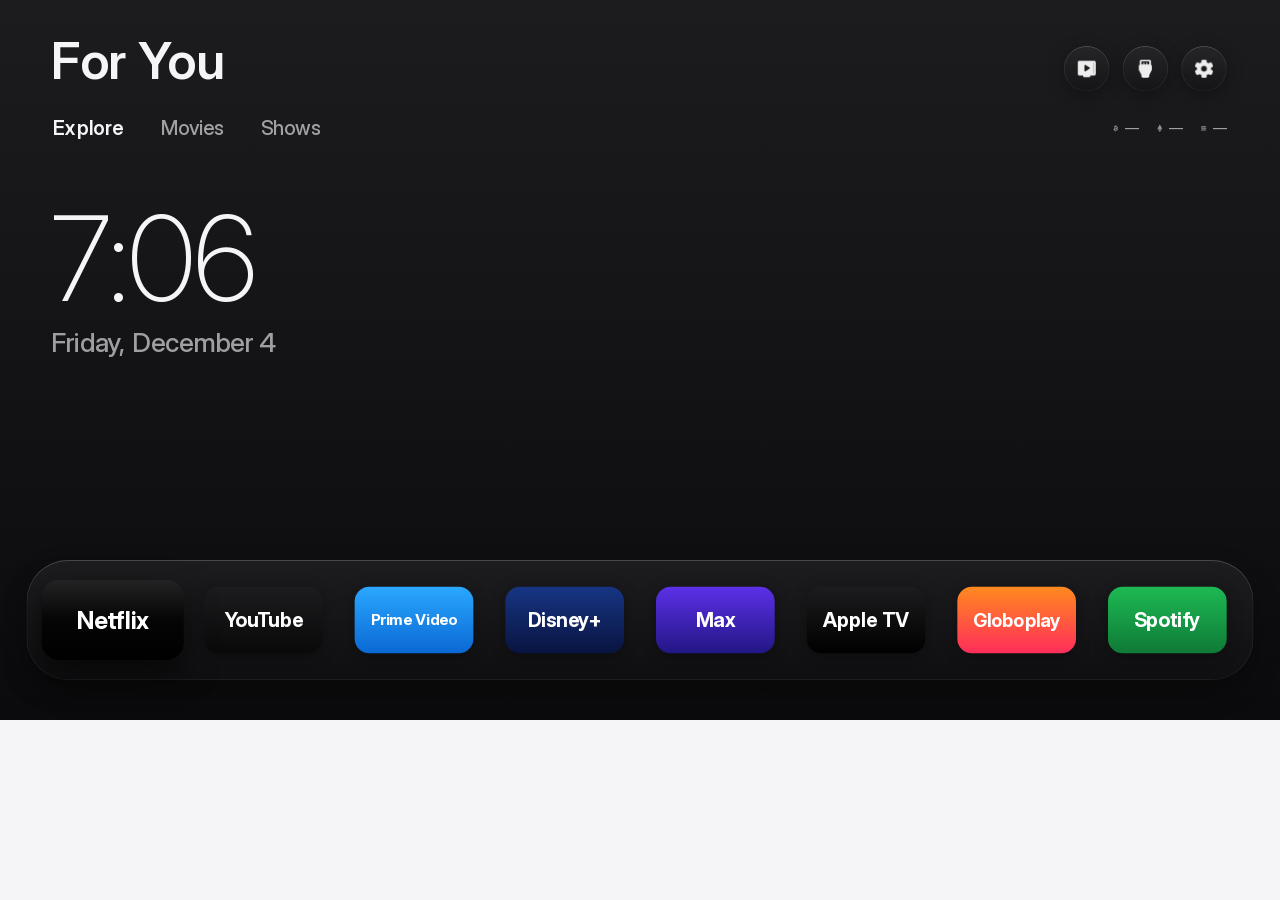
<file: index.html>
<!doctype html>
<html lang="en">
<head>
<meta charset="utf-8">
<meta name="viewport" content="width=1920, height=1080">
<title>Free My TV</title>
<link rel="stylesheet" href="home.css">
</head>
<body>
<script>
  // The look the home screen last had, before anything is drawn, so a night start doesn't flash the day one first.
  try {
    if (localStorage.getItem('fmtv.night') === 'true') {
      document.documentElement.style.background = '#0B0B0D';
      document.body.className = 'night';
    }
  } catch (e) {}
</script>
<div id="stage">
  <div id="sky" class="layer">
    <div class="grad day"></div>
    <div class="grad night"></div>
    <canvas id="bgA" width="48" height="27"></canvas>
    <canvas id="bgB" width="48" height="27"></canvas>
    <div class="veil"></div>
    <div class="lift"></div>
  </div>
  <div id="home" class="layer">
    <div id="top" class="layer">
      <h1 id="title"></h1>
      <div id="tabs"></div>
      <div id="quotes"></div>
      <div id="buttons"></div>
      <div id="cards"></div>
      <div id="clock"><span class="time"></span><span class="date"></span></div>
    </div>
    <div id="platter"></div>
    <div id="tiles"></div>
  </div>
  <div id="drawer" class="layer"></div>
  <div id="apps" class="layer sheet"><h2></h2><div class="grid"></div></div>
  <div id="settings" class="layer sheet"><div class="box"></div></div>
  <div id="shelfedit" class="layer sheet"><div class="box"></div></div>
  <div id="langpick" class="layer sheet"><div class="box"></div></div>
  <div id="citypick" class="layer sheet"><div class="box"></div></div>
  <div id="about" class="layer sheet"><div class="box"></div></div>
  <div id="saver" class="layer"></div>
  <div id="toast"></div>
</div>
<script src="config.js"></script>
<script src="coins.js"></script>
<script src="i18n.js"></script>
<script src="strings.js"></script>
<script src="tv.js"></script>
<script src="zones.js"></script>
<script src="data.js"></script>
<script src="home.js"></script>
</body>
</html>
</file>
<file: home.css>
/*
 * The home screen on a 1920 × 1080 stage, with the Android app's measurements (HomeView): the title and tabs at the top
 * left, icon-only glass buttons at the top right, three picks, and the glass shelf at the bottom; ↓ on the shelf opens
 * the drawer (inputs, shortcuts, weather, prices). Light by day, dark from sunset to sunrise.
 * No CSS variables, grid or backdrop-filter: older LG TVs (webOS 3 and 4) don't have them, and blur is too heavy for
 * their GPUs. Only transform and opacity animate.
 */
@font-face {
  font-family: 'Inter';
  src: url('fonts/InterVariable.ttf') format('truetype');
  font-weight: 100 900;
}

html, body {
  margin: 0;
  padding: 0;
  width: 100%;
  height: 100%;
  overflow: hidden;
  background: #F5F5F7;
}

body {
  font-family: 'Inter', 'LG Smart UI', 'Helvetica Neue', Arial, sans-serif;
  color: #1D1D1F;
  -webkit-font-smoothing: antialiased;
  cursor: default;
}

button { font: inherit; color: inherit; background: none; border: 0; padding: 0; margin: 0; outline: none; }

#stage {
  position: absolute;
  left: 0;
  top: 0;
  width: 1920px;
  height: 1080px;
  overflow: hidden;
  -webkit-transform-origin: 0 0;
  transform-origin: 0 0;
}

.layer { position: absolute; left: 0; top: 0; width: 1920px; height: 1080px; }

/* Symbols: Material Symbols as white PNGs, tinted by the background color. */
.sym {
  display: inline-block;
  -webkit-mask-size: contain;
  -webkit-mask-repeat: no-repeat;
  -webkit-mask-position: center;
  background-color: currentColor;
}

/* MARK: - Background: the first pick's photo, very blurred and almost white (almost black at night). */

#sky { background: #EBEBEF; }
#sky .grad { position: absolute; left: 0; top: 0; width: 100%; height: 100%; -webkit-transition: opacity 2s; transition: opacity 2s; }
#sky .day { background: -webkit-linear-gradient(top, #F5F5F7, #E2E2E7); background: linear-gradient(#F5F5F7, #E2E2E7); }
#sky .night { background: -webkit-linear-gradient(top, #1C1C1E, #0B0B0D); background: linear-gradient(#1C1C1E, #0B0B0D); opacity: 0; }
#sky canvas { position: absolute; left: -4%; top: -4%; width: 108%; height: 108%; opacity: 0; -webkit-transition: opacity 0.8s; transition: opacity 0.8s; }
#sky canvas.on { opacity: 1; }
#sky .veil { position: absolute; left: 0; top: 0; width: 100%; height: 100%; background: rgba(245, 245, 247, 0.74); -webkit-transition: background-color 2s; transition: background-color 2s; }
#sky .lift { position: absolute; left: 0; top: 0; width: 100%; height: 100%; background: #FFF; opacity: 0; -webkit-transition: opacity 0.45s, background-color 2s; transition: opacity 0.45s, background-color 2s; }
.night #sky .day { opacity: 0; }
.night #sky .night { opacity: 1; }
.night #sky .veil { background: rgba(11, 11, 13, 0.78); }
.night #sky .lift { background: #000; }
.drawer-open #sky .lift { opacity: 0.32; }
.night.drawer-open #sky .lift { opacity: 0.42; }

/* MARK: - Moving parts: the top fades and everything rises when the drawer opens. */

/* Each part is its own stack, so a focused tile (z-index) never shows over the drawer, a sheet or the screensaver. */
#home { z-index: 1; }
#drawer { z-index: 2; }
.sheet { z-index: 3; }
#saver { z-index: 4; }

#home, #drawer {
  -webkit-transition: -webkit-transform 0.38s cubic-bezier(0.32, 0.72, 0.2, 1), opacity 0.28s;
  transition: transform 0.38s cubic-bezier(0.32, 0.72, 0.2, 1), opacity 0.28s;
}
.drawer-open #home { -webkit-transform: translateY(-560px); transform: translateY(-560px); }
#top { -webkit-transition: opacity 0.2s; transition: opacity 0.2s; }
.drawer-open #top { opacity: 0; }
#drawer { -webkit-transform: translateY(560px); transform: translateY(560px); opacity: 0; }
.drawer-open #drawer { -webkit-transform: none; transform: none; opacity: 1; }
/* Closed, it still spans the screen below the shelf: only its keys take the pointer, and only when it's open. */
#drawer { pointer-events: none; }
.drawer-open #drawer .key { pointer-events: auto; }

/* MARK: - Title and tabs */

#title {
  position: absolute;
  left: 76px;
  top: 52px;
  margin: 0;
  font-size: 76px;
  font-weight: 600;
  letter-spacing: 0.004em;
  line-height: 1;
  white-space: nowrap;
  color: #1D1D1F;
  -webkit-transition: color 2s;
  transition: color 2s;
}

#tabs { position: absolute; left: 54px; top: 158px; height: 68px; white-space: nowrap; }
.tab {
  position: relative;
  display: inline-block;
  height: 68px;
  padding: 0 26px;
  margin-right: 4px;
  border-radius: 34px;
  font-size: 30px;
  font-weight: 500;
  line-height: 68px;
  color: #6E6E73;
  -webkit-transition: -webkit-transform 0.2s cubic-bezier(0.2, 0.9, 0.3, 1.2), background-color 0.17s, box-shadow 0.2s, color 0.17s;
  transition: transform 0.2s cubic-bezier(0.2, 0.9, 0.3, 1.2), background-color 0.17s, box-shadow 0.2s, color 0.17s;
}
.tab.on { font-weight: 600; color: #1D1D1F; }
.tab.focus {
  background: #FFF;
  color: #1D1D1F;
  -webkit-transform: scale(1.05);
  transform: scale(1.05);
  box-shadow: 0 8px 26px rgba(0, 0, 0, 0.22);
}
.night #title, .night .tab.on { color: #F5F5F7; }
.night .tab { color: rgba(245, 245, 247, 0.62); }
.night .tab.focus { color: #1D1D1F; box-shadow: 0 8px 26px rgba(0, 0, 0, 0.4); }

/* Crypto quotes at the right end of the tab row: a quiet detail. */
#quotes {
  position: absolute;
  right: 80px;
  top: 178px;
  height: 28px;
  font-size: 21px;
  line-height: 28px;
  color: #8E8E93;
  white-space: nowrap;
  -webkit-transition: opacity 0.17s;
  transition: opacity 0.17s;
  -webkit-font-feature-settings: 'tnum';
  font-feature-settings: 'tnum';
}
#quotes .q { display: inline-block; margin-left: 24px; }
#quotes svg { width: 15px; height: 15px; vertical-align: -1px; margin-right: 6px; fill: rgba(142, 142, 147, 0.7); }
#quotes.hide { opacity: 0; }
.night #quotes { color: rgba(245, 245, 247, 0.62); }
.night #quotes svg { fill: rgba(245, 245, 247, 0.55); }

/* Live TV, HDMI Inputs and Settings: glass circles; the focused one turns white, with its name below. */
.round {
  position: absolute;
  top: 69px;
  width: 68px;
  height: 68px;
  border-radius: 34px;
  background: -webkit-linear-gradient(top, rgba(255, 255, 255, 0.78), rgba(255, 255, 255, 0.5));
  background: linear-gradient(rgba(255, 255, 255, 0.78), rgba(255, 255, 255, 0.5));
  box-shadow: 0 6px 26px rgba(0, 0, 0, 0.1), inset 0 1px 0 rgba(255, 255, 255, 0.9), inset 0 0 0 1px rgba(255, 255, 255, 0.5);
  color: #1D1D1F;
  -webkit-transition: -webkit-transform 0.2s cubic-bezier(0.2, 0.9, 0.3, 1.2), box-shadow 0.2s, background-color 0.17s;
  transition: transform 0.2s cubic-bezier(0.2, 0.9, 0.3, 1.2), box-shadow 0.2s, background-color 0.17s;
}
.round .sym { position: absolute; left: 20px; top: 20px; width: 28px; height: 28px; }
.round.focus { background: #FFF; -webkit-transform: scale(1.1); transform: scale(1.1); box-shadow: 0 14px 30px rgba(0, 0, 0, 0.24); }
.round .tip {
  position: absolute;
  top: 88px;
  left: 50%;
  width: 300px;
  margin-left: -150px;
  text-align: center;
  font-size: 23px;
  font-weight: 600;
  white-space: nowrap;
  opacity: 0;
  -webkit-transition: opacity 0.14s;
  transition: opacity 0.14s;
}
.round.last .tip { left: auto; right: -10px; margin-left: 0; text-align: right; }
.round.focus .tip { opacity: 1; }
.night .round {
  background: -webkit-linear-gradient(top, rgba(40, 40, 44, 0.8), rgba(17, 17, 19, 0.62));
  background: linear-gradient(rgba(40, 40, 44, 0.8), rgba(17, 17, 19, 0.62));
  box-shadow: 0 6px 26px rgba(0, 0, 0, 0.3), inset 0 1px 0 rgba(255, 255, 255, 0.14), inset 0 0 0 1px rgba(255, 255, 255, 0.08);
  color: rgba(255, 255, 255, 0.92);
}
.night .round.focus { background: #FFF; color: #1D1D1F; }
.night .round.focus .tip { color: #F5F5F7; }

/* MARK: - Picks: a wide card and two tall ones; focused, a card grows 5%, rises and its edge lights up. */

.card {
  position: absolute;
  top: 262px;
  height: 442px;
  -webkit-transition: -webkit-transform 0.22s cubic-bezier(0.2, 0.9, 0.3, 1.15);
  transition: transform 0.22s cubic-bezier(0.2, 0.9, 0.3, 1.15);
}
.card .img {
  position: absolute;
  left: 0;
  top: 0;
  width: 100%;
  height: 100%;
  border-radius: 18px;
  overflow: hidden;
  background-color: #DADADF;
  background-size: cover;
  background-position: center;
  box-shadow: 0 10px 30px rgba(0, 0, 0, 0.14);
  -webkit-transition: box-shadow 0.22s;
  transition: box-shadow 0.22s;
}
.card .img::after {
  content: '';
  position: absolute;
  left: 0;
  top: 0;
  right: 0;
  bottom: 0;
  border-radius: 18px;
  box-shadow: inset 0 0 0 2.5px rgba(255, 255, 255, 0.85);
  background: -webkit-linear-gradient(-60deg, rgba(255, 255, 255, 0.22), rgba(255, 255, 255, 0) 55%);
  background: linear-gradient(150deg, rgba(255, 255, 255, 0.22), rgba(255, 255, 255, 0) 55%);
  opacity: 0;
  -webkit-transition: opacity 0.17s;
  transition: opacity 0.17s;
}
.card.focus { -webkit-transform: translateY(-6px) scale(1.05); transform: translateY(-6px) scale(1.05); z-index: 2; }
.card.focus .img { box-shadow: 0 24px 46px rgba(0, 0, 0, 0.34); }
.card.focus .img::after { opacity: 1; }
.card .name {
  position: absolute;
  left: 0;
  top: 464px;
  max-width: 100%;
  overflow: hidden;
  text-overflow: ellipsis;
  white-space: nowrap;
  font-size: 31px;
  font-weight: 600;
  letter-spacing: 0.012em;
  color: #1D1D1F;
  -webkit-transition: color 2s;
  transition: color 2s;
}
.card .meta {
  position: absolute;
  left: 0;
  top: 506px;
  max-width: 100%;
  overflow: hidden;
  text-overflow: ellipsis;
  white-space: nowrap;
  font-size: 25px;
  font-weight: 500;
  color: #6E6E73;
}
.night .card .img { background-color: #2C2C2E; box-shadow: 0 10px 30px rgba(0, 0, 0, 0.32); }
.night .card .name { color: #F5F5F7; }
.night .card .meta { color: rgba(245, 245, 247, 0.62); }

/* Without a TMDB key (or picks yet): the date and the time instead of the cards. */
#clock {
  position: absolute;
  left: 76px;
  top: 300px;
  font-size: 176px;
  font-weight: 200;
  letter-spacing: -0.01em;
  line-height: 1;
  color: #1D1D1F;
  display: none;
}
#clock .date { display: block; font-size: 40px; font-weight: 500; letter-spacing: 0; margin-top: 18px; color: #6E6E73; }
.no-picks #clock { display: block; }
.night #clock { color: #F5F5F7; }
.night #clock .date { color: rgba(245, 245, 247, 0.62); }

/* MARK: - Shelf: the glass bar with the apps, each in its brand color; focused, a tile grows 20% and rises. */

#platter {
  position: absolute;
  top: 814px;
  height: 206px;
  border-radius: 62px;
  background: -webkit-linear-gradient(top, rgba(255, 255, 255, 0.62), rgba(255, 255, 255, 0.4));
  background: linear-gradient(rgba(255, 255, 255, 0.62), rgba(255, 255, 255, 0.4));
  box-shadow: 0 18px 40px rgba(0, 0, 0, 0.12), inset 0 1.5px 0 rgba(255, 255, 255, 0.95), inset 0 0 0 1px rgba(255, 255, 255, 0.55);
}
.night #platter {
  background: -webkit-linear-gradient(top, rgba(34, 34, 38, 0.72), rgba(17, 17, 19, 0.6));
  background: linear-gradient(rgba(34, 34, 38, 0.72), rgba(17, 17, 19, 0.6));
  box-shadow: 0 18px 40px rgba(0, 0, 0, 0.32), inset 0 1.5px 0 rgba(255, 255, 255, 0.14), inset 0 0 0 1px rgba(255, 255, 255, 0.08);
}

#tiles {
  position: absolute;
  left: 0;
  top: 0;
  -webkit-transition: -webkit-transform 0.3s cubic-bezier(0.2, 0.9, 0.3, 1);
  transition: transform 0.3s cubic-bezier(0.2, 0.9, 0.3, 1);
}

.tile {
  position: absolute;
  top: 854px;
  height: 126px;
  border-radius: 22px;
  overflow: hidden;
  color: #FFF;
  box-shadow: 0 4px 22px rgba(0, 0, 0, 0.14);
  -webkit-transition: -webkit-transform 0.2s cubic-bezier(0.2, 0.9, 0.3, 1.2), box-shadow 0.2s, opacity 0.3s;
  transition: transform 0.2s cubic-bezier(0.2, 0.9, 0.3, 1.2), box-shadow 0.2s, opacity 0.3s;
}
.tile img { position: absolute; left: 50%; top: 50%; max-width: 76%; max-height: 62%; -webkit-transform: translate(-50%, -50%); transform: translate(-50%, -50%); }
/* a logo lifted off the TV's icon (home.js): as large as the tile allows */
.tile img.logo { width: 70%; height: 50%; max-width: none; max-height: none; object-fit: contain; }
.tile .word {
  position: absolute;
  left: 8%;
  right: 8%;
  top: 50%;
  margin-top: -20px;
  height: 40px;
  line-height: 40px;
  text-align: center;
  font-size: 30px;
  font-weight: 700;
  letter-spacing: -0.01em;
  white-space: nowrap;
  overflow: hidden;
  text-overflow: ellipsis;
}
.tile::after {
  content: '';
  position: absolute;
  left: 0;
  top: 0;
  right: 0;
  height: 50%;
  background: -webkit-linear-gradient(top, rgba(255, 255, 255, 0.1), rgba(255, 255, 255, 0));
  background: linear-gradient(rgba(255, 255, 255, 0.1), rgba(255, 255, 255, 0));
  opacity: 0;
  -webkit-transition: opacity 0.17s;
  transition: opacity 0.17s;
}
.tile.focus { -webkit-transform: scale(1.2); transform: scale(1.2); box-shadow: 0 18px 40px rgba(0, 0, 0, 0.34); z-index: 2; }
.tile.focus::after { opacity: 1; }
.night .tile { box-shadow: 0 4px 22px rgba(0, 0, 0, 0.3); }
.night .tile.focus { box-shadow: 0 18px 40px rgba(0, 0, 0, 0.6); }
.more { position: absolute; width: 17px; height: 17px; color: rgba(0, 0, 0, 0.6); }
.more.back { -webkit-transform: scaleX(-1); transform: scaleX(-1); }
.night .more { color: rgba(255, 255, 255, 0.8); }

/* MARK: - Drawer: inputs and shortcuts, weather, prices */

.row-title { position: absolute; top: 494px; font-size: 25px; font-weight: 600; color: #6E6E73; white-space: nowrap; }
.night .row-title { color: rgba(255, 255, 255, 0.7); }

.glass {
  background: -webkit-linear-gradient(top, rgba(255, 255, 255, 0.86), rgba(255, 255, 255, 0.66));
  background: linear-gradient(rgba(255, 255, 255, 0.86), rgba(255, 255, 255, 0.66));
  box-shadow: 0 10px 30px rgba(0, 0, 0, 0.1), inset 0 1.5px 0 rgba(255, 255, 255, 0.95), inset 0 0 0 1px rgba(255, 255, 255, 0.5);
}
.night .glass {
  background: -webkit-linear-gradient(top, rgba(38, 38, 42, 0.78), rgba(17, 17, 19, 0.64));
  background: linear-gradient(rgba(38, 38, 42, 0.78), rgba(17, 17, 19, 0.64));
  box-shadow: 0 10px 30px rgba(0, 0, 0, 0.3), inset 0 1.5px 0 rgba(255, 255, 255, 0.12), inset 0 0 0 1px rgba(255, 255, 255, 0.07);
}

.key {
  position: absolute;
  top: 540px;
  height: 126px;
  border-radius: 20px;
  text-align: center;
  color: #1D1D1F;
  -webkit-transition: -webkit-transform 0.19s cubic-bezier(0.2, 0.9, 0.3, 1.2), box-shadow 0.19s, background-color 0.14s;
  transition: transform 0.19s cubic-bezier(0.2, 0.9, 0.3, 1.2), box-shadow 0.19s, background-color 0.14s;
}
.key .sym { position: absolute; left: 50%; top: 33px; width: 34px; height: 34px; margin-left: -17px; }
.key .label { position: absolute; left: 8px; right: 8px; top: 82px; font-size: 23px; font-weight: 500; white-space: nowrap; overflow: hidden; text-overflow: ellipsis; }
.key.off { color: #8E8E93; }
.key.focus { background: #F5F5F7; color: #1C1C1E; -webkit-transform: scale(1.07); transform: scale(1.07); box-shadow: 0 16px 34px rgba(0, 0, 0, 0.42); z-index: 2; }
.night .key { color: rgba(255, 255, 255, 0.95); }
.night .key.off { color: rgba(255, 255, 255, 0.42); }
.night .key.focus { color: #1C1C1E; }

.panel { position: absolute; top: 708px; height: 300px; border-radius: 30px; overflow: hidden; color: #1D1D1F; }
.night .panel { color: #F5F5F7; }
.panel .head { position: absolute; left: 34px; top: 30px; font-size: 25px; font-weight: 600; color: #6E6E73; white-space: nowrap; }
.panel .side { position: absolute; right: 34px; top: 33px; font-size: 21px; font-weight: 500; color: #8E8E93; white-space: nowrap; }
.night .panel .head { color: rgba(255, 255, 255, 0.7); }
.night .panel .side { color: rgba(255, 255, 255, 0.6); }

#weather .now { position: absolute; left: 34px; top: 82px; height: 100px; white-space: nowrap; }
#weather .now .sym { width: 56px; height: 56px; vertical-align: 12px; margin-right: 18px; }
#weather .now .temp { font-size: 100px; font-weight: 300; line-height: 100px; -webkit-font-feature-settings: 'tnum'; font-feature-settings: 'tnum'; }
#weather .cond { position: absolute; left: 34px; top: 192px; font-size: 29px; font-weight: 500; white-space: nowrap; }
#weather .range { position: absolute; left: 34px; top: 236px; font-size: 23px; font-weight: 500; color: #6E6E73; white-space: nowrap; -webkit-font-feature-settings: 'tnum'; font-feature-settings: 'tnum'; }
#weather .split { position: absolute; left: 391px; top: 34px; bottom: 34px; width: 2px; background: rgba(0, 0, 0, 0.1); }
#weather .hours { position: absolute; left: 422px; right: 30px; top: 74px; height: 140px; }
#weather .hour { position: absolute; top: 0; text-align: center; -webkit-font-feature-settings: 'tnum'; font-feature-settings: 'tnum'; }
#weather .hour .t { font-size: 22px; font-weight: 500; color: #6E6E73; }
#weather .hour .sym { display: block; width: 30px; height: 30px; margin: 22px auto 18px; }
#weather .hour .d { font-size: 26px; font-weight: 500; }
#weather .hour .low { margin-left: 6px; font-size: 22px; color: #6E6E73; }
#weather .sun { position: absolute; left: 422px; top: 236px; font-size: 23px; font-weight: 500; color: #6E6E73; white-space: nowrap; }
#weather .sun .sym { width: 22px; height: 22px; vertical-align: -3px; margin-right: 10px; }
#weather .sun span { margin-right: 36px; }
.night #weather .range, .night #weather .hour .t, .night #weather .hour .low, .night #weather .sun { color: rgba(255, 255, 255, 0.68); }
.night #weather .split { background: rgba(255, 255, 255, 0.14); }

#prices .coin { position: absolute; left: 34px; right: 34px; height: 40px; font-size: 29px; font-weight: 500; white-space: nowrap; }
#prices .coin svg { position: absolute; left: 2px; top: 6px; width: 26px; height: 26px; fill: #6E6E73; }
#prices .coin .n { position: absolute; left: 50px; top: 0; }
#prices .coin .p { position: absolute; right: 128px; top: 1px; font-size: 26px; -webkit-font-feature-settings: 'tnum'; font-feature-settings: 'tnum'; }
#prices .coin .c { position: absolute; right: 0; top: 2px; width: 108px; height: 34px; line-height: 34px; border-radius: 17px; text-align: center; font-size: 21px; font-weight: 600; -webkit-font-feature-settings: 'tnum'; font-feature-settings: 'tnum'; }
#prices .up { color: #248A3D; background: rgba(36, 138, 61, 0.2); }
#prices .down { color: #D70015; background: rgba(215, 0, 21, 0.2); }
.night #prices .coin svg { fill: rgba(255, 255, 255, 0.8); }
.night #prices .up { color: #30D158; background: rgba(48, 209, 88, 0.2); }
.night #prices .down { color: #FF453A; background: rgba(255, 69, 58, 0.2); }

/* MARK: - Sheets over the home screen: All Apps, Settings, Shelf, Language, About */

.sheet {
  background: rgba(0, 0, 0, 0.66);
  color: #FFF;
  opacity: 0;
  visibility: hidden;
  pointer-events: none; /* while it fades out, the pointer goes to what's under it, not to its rows */
  -webkit-transform: scale(1.04);
  transform: scale(1.04);
  -webkit-transition: opacity 0.24s, -webkit-transform 0.3s cubic-bezier(0.2, 0.9, 0.3, 1), visibility 0s 0.3s;
  transition: opacity 0.24s, transform 0.3s cubic-bezier(0.2, 0.9, 0.3, 1), visibility 0s 0.3s;
}
.sheet.open { opacity: 1; visibility: visible; pointer-events: auto; -webkit-transform: none; transform: none; -webkit-transition-delay: 0s; transition-delay: 0s; }
.sheet h2 { position: absolute; left: 0; right: 0; top: 84px; margin: 0; text-align: center; font-size: 40px; font-weight: 600; }

#apps .grid { position: absolute; left: 0; top: 0; width: 1920px; -webkit-transition: -webkit-transform 0.28s cubic-bezier(0.2, 0.9, 0.3, 1); transition: transform 0.28s cubic-bezier(0.2, 0.9, 0.3, 1); }
.cell { position: absolute; width: 300px; height: 169px; }
.cell .face {
  position: absolute;
  left: 0;
  top: 0;
  width: 300px;
  height: 169px;
  border-radius: 22px;
  overflow: hidden;
  box-shadow: inset 0 0 0 2px rgba(255, 255, 255, 0.08);
  -webkit-transition: -webkit-transform 0.19s cubic-bezier(0.2, 0.9, 0.3, 1.2), box-shadow 0.19s;
  transition: transform 0.19s cubic-bezier(0.2, 0.9, 0.3, 1.2), box-shadow 0.19s;
}
.cell .face img { position: absolute; left: 50%; top: 50%; max-width: 70%; max-height: 60%; -webkit-transform: translate(-50%, -50%); transform: translate(-50%, -50%); }
.cell .face img.logo { width: 64%; height: 46%; max-width: none; max-height: none; object-fit: contain; }
.cell .face .word { position: absolute; left: 6%; right: 6%; top: 50%; margin-top: -22px; height: 44px; line-height: 44px; text-align: center; font-size: 32px; font-weight: 700; white-space: nowrap; overflow: hidden; text-overflow: ellipsis; color: #FFF; }
.cell .label { position: absolute; left: 0; right: 0; top: 186px; text-align: center; font-size: 24px; font-weight: 500; color: rgba(255, 255, 255, 0.6); white-space: nowrap; overflow: hidden; text-overflow: ellipsis; }
.cell.focus .face { -webkit-transform: scale(1.08); transform: scale(1.08); box-shadow: 0 16px 34px rgba(0, 0, 0, 0.55), inset 0 0 0 2px rgba(255, 255, 255, 0.4); }
.cell.focus .label { color: #FFF; }

#settings .box, #shelfedit .box, #langpick .box, #citypick .box, #about .box {
  position: absolute;
  left: 560px;
  top: 150px;
  width: 800px;
  border-radius: 40px;
  padding: 30px 30px 26px;
  box-sizing: border-box;
  background: -webkit-linear-gradient(top, rgba(34, 36, 44, 0.96), rgba(18, 20, 26, 0.97));
  background: linear-gradient(rgba(34, 36, 44, 0.96), rgba(18, 20, 26, 0.97));
  box-shadow: 0 40px 90px rgba(0, 0, 0, 0.6), inset 0 1px 0 rgba(255, 255, 255, 0.14), inset 0 0 0 1px rgba(255, 255, 255, 0.08);
}
.box .title { font-size: 38px; font-weight: 700; padding: 6px 18px 18px; letter-spacing: -0.01em; }
.box .title .sym { width: 36px; height: 36px; vertical-align: -5px; margin-right: 14px; color: rgba(255, 255, 255, 0.85); }
.box .list { position: relative; overflow: hidden; }
.box .rows { -webkit-transition: -webkit-transform 0.2s cubic-bezier(0.2, 0.9, 0.3, 1); transition: transform 0.2s cubic-bezier(0.2, 0.9, 0.3, 1); }
.box .row { position: relative; height: 70px; margin-bottom: 8px; border-radius: 20px; font-size: 30px; font-weight: 600; line-height: 70px; padding: 0 24px; white-space: nowrap; -webkit-transition: background-color 0.13s; transition: background-color 0.13s; }
.box .row.focus { background: rgba(255, 255, 255, 0.13); box-shadow: inset 0 1px 0 rgba(255, 255, 255, 0.14); }
.box .row .value { position: absolute; right: 24px; top: 0; color: rgba(255, 255, 255, 0.92); font-weight: 500; }
.box .row .value .chev { color: rgba(255, 255, 255, 0.35); margin: 0 10px; }
.box .row .value .sym { width: 26px; height: 26px; vertical-align: -3px; }
.box .row.dim { color: rgba(255, 255, 255, 0.4); }
#about .row .value { font-feature-settings: 'tnum'; }
#citypick .row.field input {
  width: 100%;
  height: 70px;
  margin: 0;
  padding: 0;
  border: 0;
  outline: none;
  background: transparent;
  color: #FFF;
  font: inherit;
  line-height: 70px;
}
#citypick .row.field { box-shadow: inset 0 0 0 2px rgba(255, 255, 255, 0.18); }
#citypick .row.field input::-webkit-input-placeholder { color: rgba(255, 255, 255, 0.4); }
#citypick .row.field input::placeholder { color: rgba(255, 255, 255, 0.4); }
#citypick .row { overflow: hidden; text-overflow: ellipsis; }
#about .row .value.cut { overflow: hidden; text-overflow: ellipsis; }
#about .box.wide { left: 60px; top: 40px; width: 1800px; min-height: 980px; }
#about .box.wide .list { width: 760px; }
#about .box.wide .row.test { margin-top: 18px; box-shadow: inset 0 0 0 2px rgba(255, 255, 255, 0.22); }
/* The VIDAA diagnostic, big enough to read from a photo of the screen (28 px and up). */
#about .box.wide .diag { position: absolute; left: 830px; right: 30px; top: 40px; bottom: 26px; overflow: hidden; white-space: pre-wrap; word-wrap: break-word; font-size: 28px; line-height: 36px; font-weight: 500; color: rgba(255, 255, 255, 0.82); }
.box .hint { padding: 14px 18px 0; font-size: 22px; font-weight: 500; color: rgba(255, 255, 255, 0.5); }
.toggle { position: absolute; right: 24px; top: 13px; width: 78px; height: 44px; border-radius: 22px; background: #3A3D45; -webkit-transition: background-color 0.14s; transition: background-color 0.14s; }
.toggle::after { content: ''; position: absolute; left: 4px; top: 4px; width: 36px; height: 36px; border-radius: 18px; background: #FFF; box-shadow: 0 2px 6px rgba(0, 0, 0, 0.35); -webkit-transition: -webkit-transform 0.14s; transition: transform 0.14s; }
.toggle.on { background: #3FD69B; }
.toggle.on::after { -webkit-transform: translateX(34px); transform: translateX(34px); }

/* MARK: - Screensaver: the picks' photos, slowly moving, and a clock */

#saver { background: #000; opacity: 0; visibility: hidden; -webkit-transition: opacity 1.2s, visibility 0s 1.2s; transition: opacity 1.2s, visibility 0s 1.2s; }
#saver.on { opacity: 1; visibility: visible; -webkit-transition-delay: 0s; transition-delay: 0s; }
#saver .photo { position: absolute; left: 0; top: 0; width: 1920px; height: 1080px; background-size: cover; background-position: center; opacity: 0; -webkit-transition: opacity 2.4s, -webkit-transform 24s linear; transition: opacity 2.4s, transform 24s linear; }
#saver .photo.on { opacity: 1; }
#saver .shade { position: absolute; left: 0; right: 0; bottom: 0; height: 520px; background: -webkit-linear-gradient(top, rgba(0, 0, 0, 0), rgba(0, 0, 0, 0.55)); background: linear-gradient(rgba(0, 0, 0, 0), rgba(0, 0, 0, 0.55)); }
#saver .clock {
  position: absolute;
  left: 80px;
  bottom: 90px;
  padding: 26px 46px 30px;
  border-radius: 46px;
  color: #FFF;
  background: -webkit-linear-gradient(top, rgba(255, 255, 255, 0.22), rgba(255, 255, 255, 0.1));
  background: linear-gradient(rgba(255, 255, 255, 0.22), rgba(255, 255, 255, 0.1));
  box-shadow: 0 30px 70px rgba(0, 0, 0, 0.35), inset 0 1.5px 0 rgba(255, 255, 255, 0.4), inset 0 0 0 1px rgba(255, 255, 255, 0.18);
  white-space: nowrap;
}
#saver .clock .time { font-size: 150px; font-weight: 300; line-height: 1; letter-spacing: -0.02em; -webkit-font-feature-settings: 'tnum'; font-feature-settings: 'tnum'; }
#saver .clock .date { margin-top: 10px; font-size: 34px; font-weight: 500; color: rgba(255, 255, 255, 0.82); }
#saver .clock .title { margin-top: 18px; font-size: 26px; font-weight: 500; color: rgba(255, 255, 255, 0.65); }
#saver .clock .hint { margin-top: 8px; font-size: 22px; color: rgba(255, 255, 255, 0.55); }

/* MARK: - Toast */

#toast {
  position: absolute;
  left: 50%;
  top: 64px;
  max-width: 820px;
  -webkit-transform: translate(-50%, -16px);
  transform: translate(-50%, -16px);
  padding: 18px 30px;
  border-radius: 32px;
  font-size: 26px;
  font-weight: 500;
  line-height: 1.3;
  color: rgba(255, 255, 255, 0.95);
  background: rgba(17, 17, 19, 0.86);
  box-shadow: 0 16px 40px rgba(0, 0, 0, 0.35), inset 0 1px 0 rgba(255, 255, 255, 0.14);
  opacity: 0;
  -webkit-transition: opacity 0.2s, -webkit-transform 0.2s;
  transition: opacity 0.2s, transform 0.2s;
  z-index: 50;
}
#toast.on { opacity: 1; -webkit-transform: translate(-50%, 0); transform: translate(-50%, 0); }

/* The Magic Remote's pointer: no text selection, no outlines. */
* { -webkit-user-select: none; user-select: none; -webkit-tap-highlight-color: transparent; }

/* Tizen 2 and 1 GB TVs (see tv.js): no shadows or animations; their GPUs can't keep up while the focus moves. */
.lite * { box-shadow: none !important; -webkit-transition: none !important; transition: none !important; }

/* VIDAA: "Abrindo…" over the app being opened (opacity only), and the dimmed look of an app nothing has opened. */
.veil { position: absolute; left: 0; top: 0; right: 0; bottom: 0; border-radius: inherit; background: rgba(0, 0, 0, 0.62); opacity: 0; pointer-events: none; -webkit-transition: opacity 0.08s; transition: opacity 0.08s; }
.veil .t { position: absolute; left: 6%; right: 6%; top: 50%; margin-top: -17px; height: 34px; line-height: 34px; text-align: center; font-size: 26px; font-weight: 600; white-space: nowrap; color: #FFF; }
.opening .veil { opacity: 1; }
.tile.off, .cell.off .face { background: #3A3A3E !important; }
.tile .hint { display: none; position: absolute; left: 8%; right: 8%; bottom: 10px; text-align: center; font-size: 20px; font-weight: 600; line-height: 24px; color: #FFF; }
.tile.off.focus .hint { display: block; }
.tile.off.focus img, .tile.off.focus .word { opacity: 0.12; }
.tile.off.focus { box-shadow: 0 0 0 3px #FFF, 0 18px 40px rgba(0, 0, 0, 0.34); }
.tile.off img, .tile.off .word, .cell.off .face img, .cell.off .face .word { opacity: 0.3; }
.cell.off .label { color: rgba(255, 255, 255, 0.35); }
.cell .face.store .sym { position: absolute; left: 50%; top: 50%; margin: -32px 0 0 -32px; color: #FFF; }
</file>
